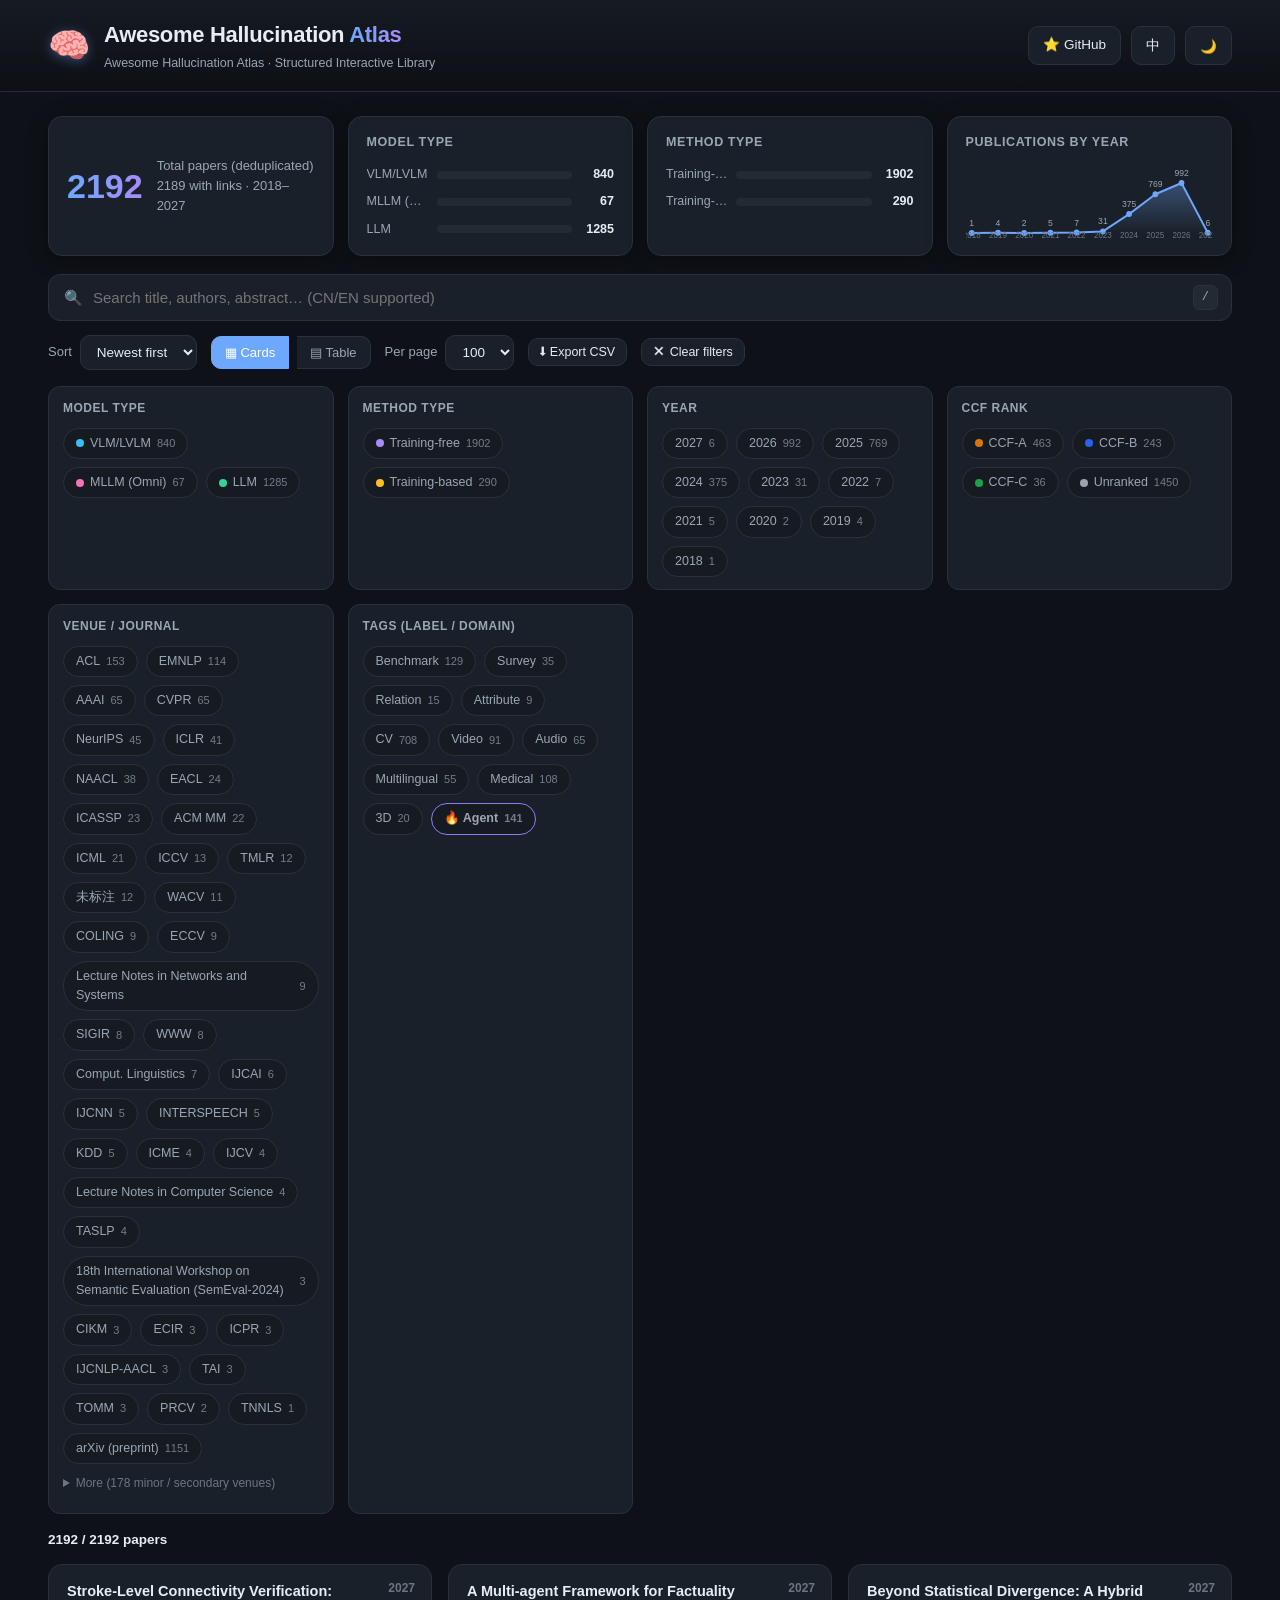
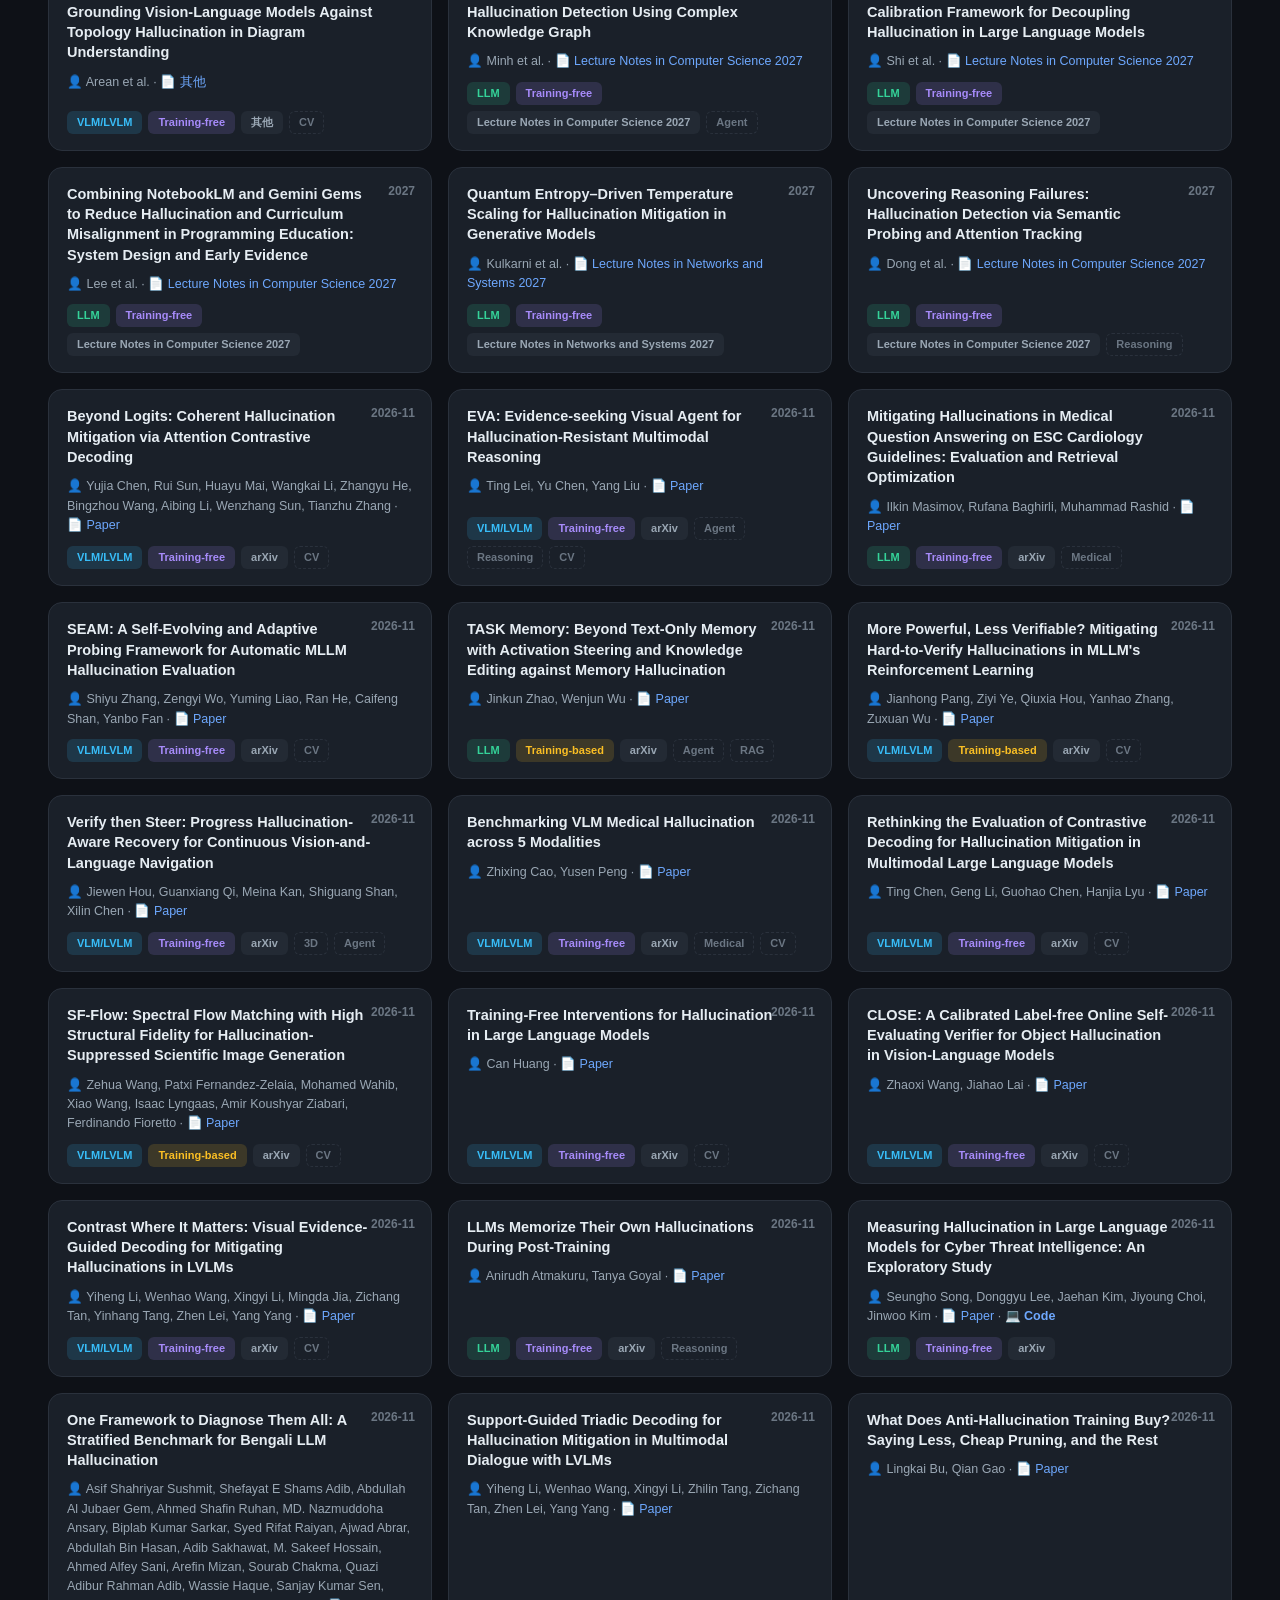
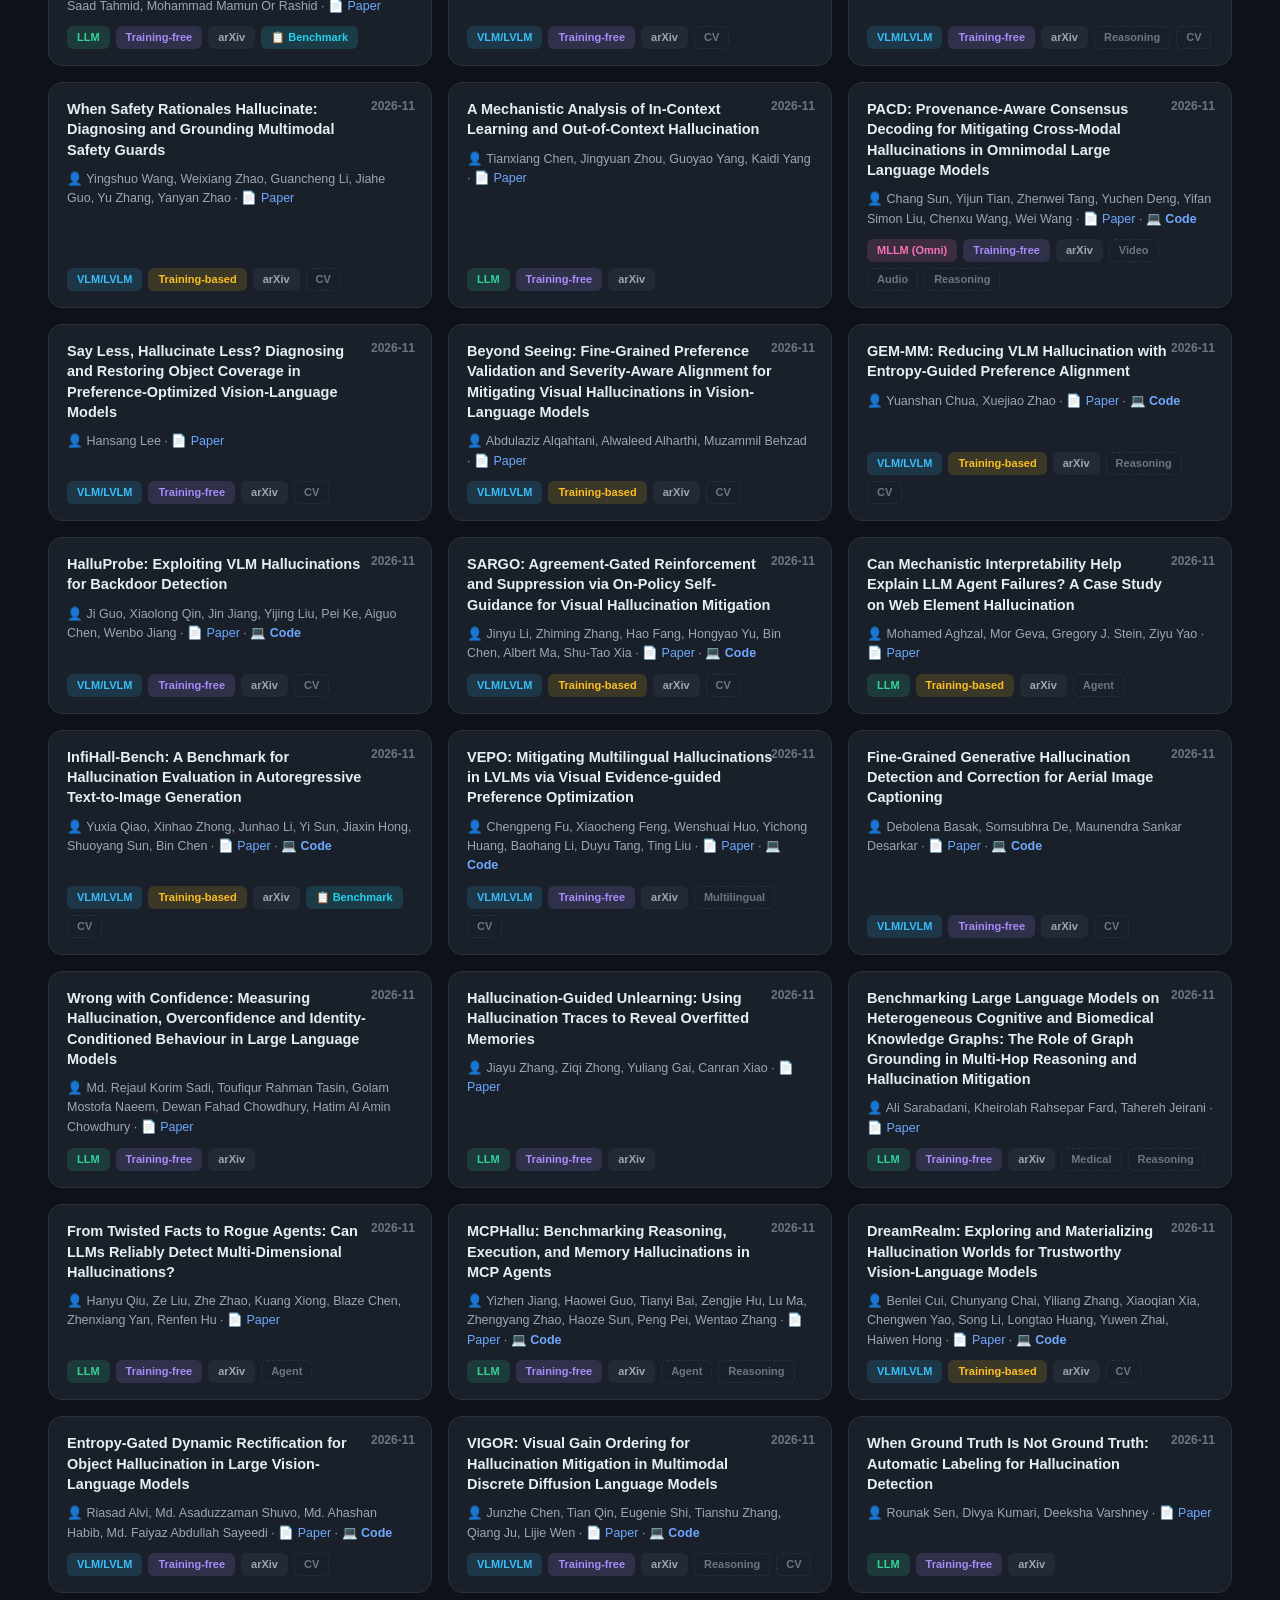
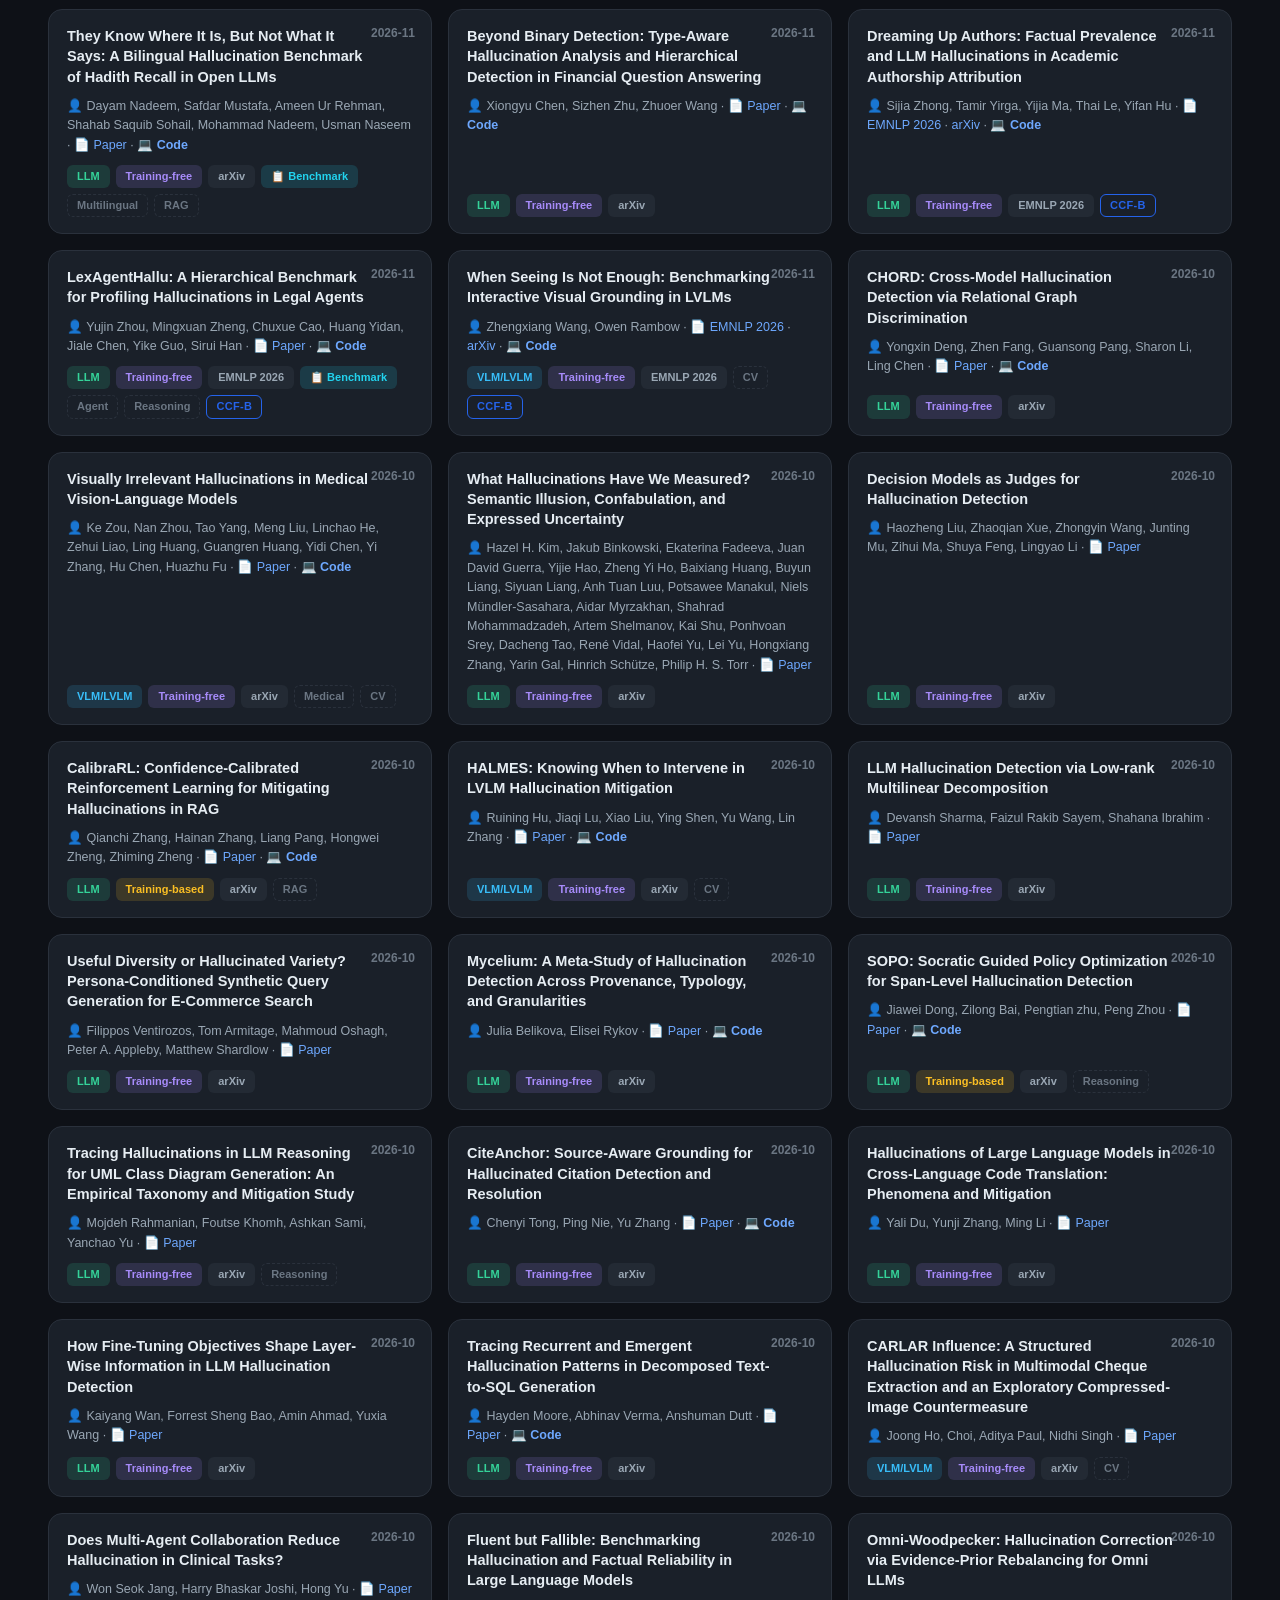
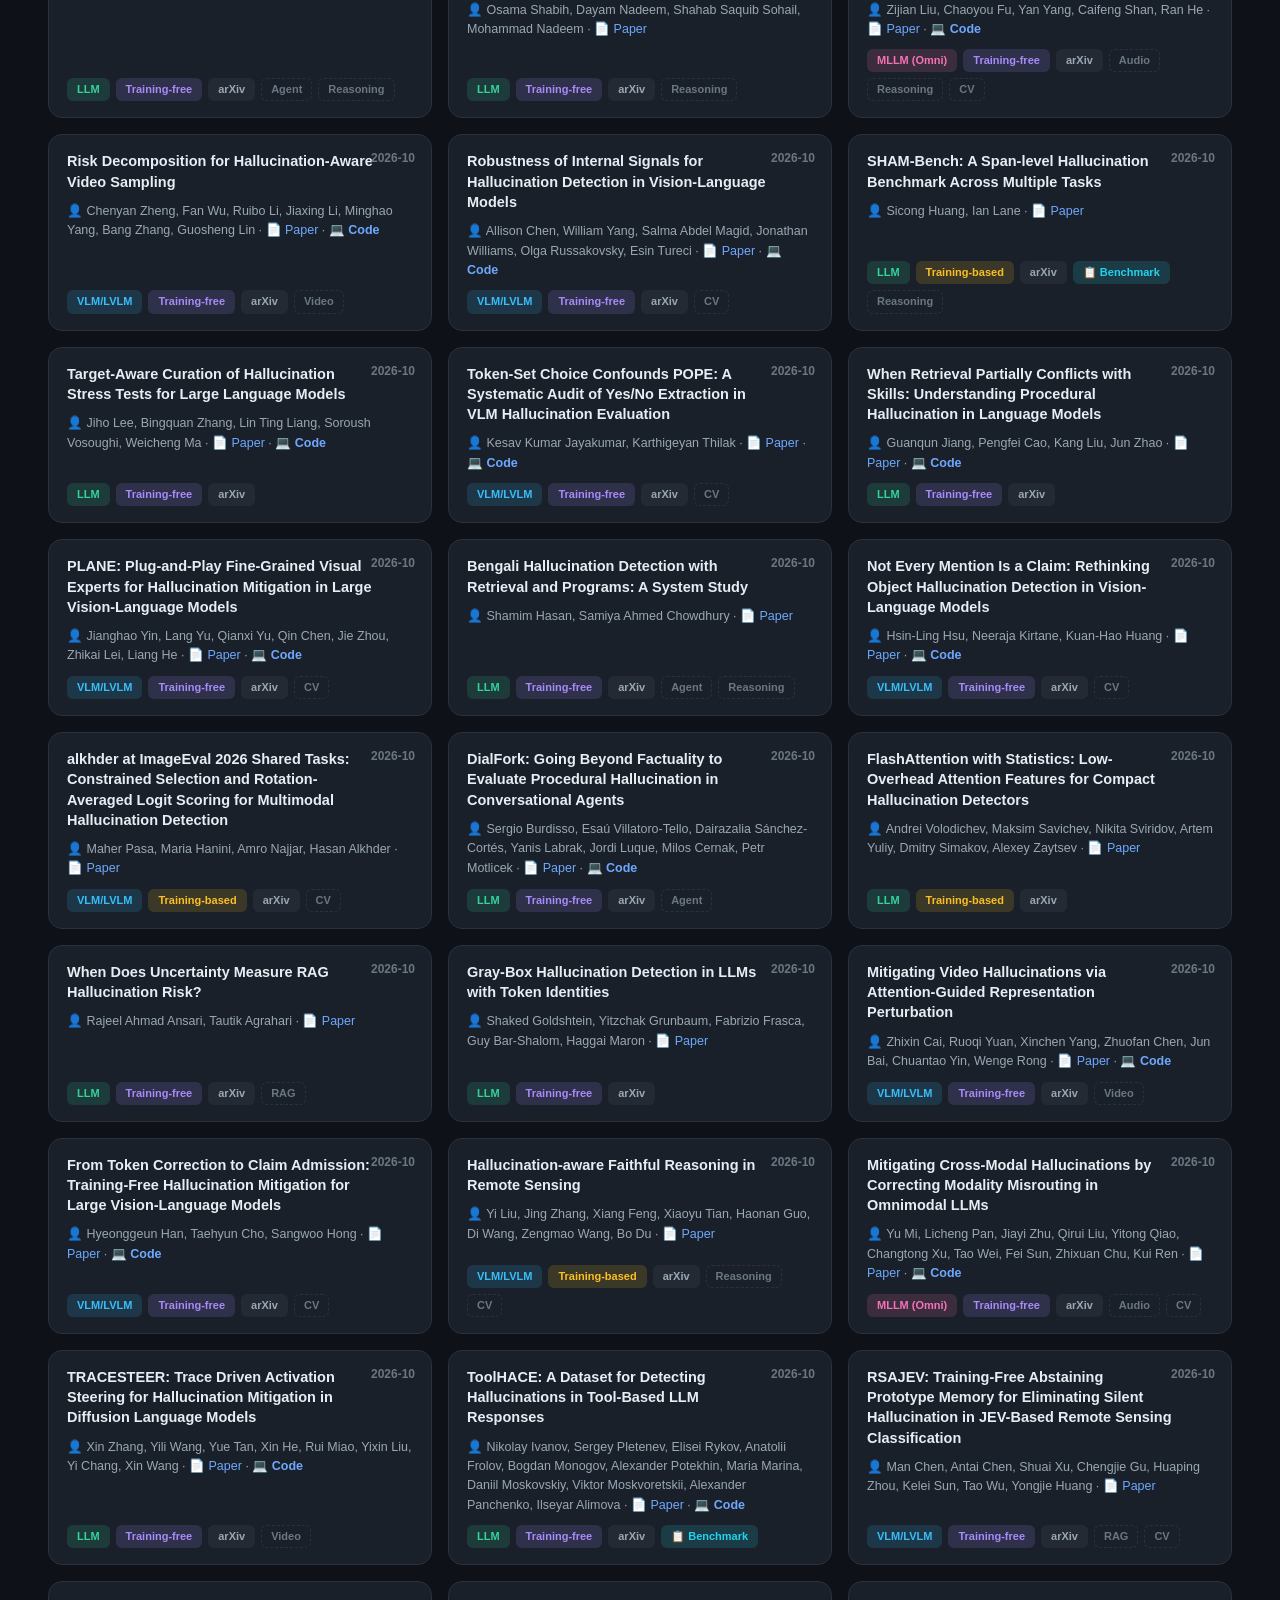
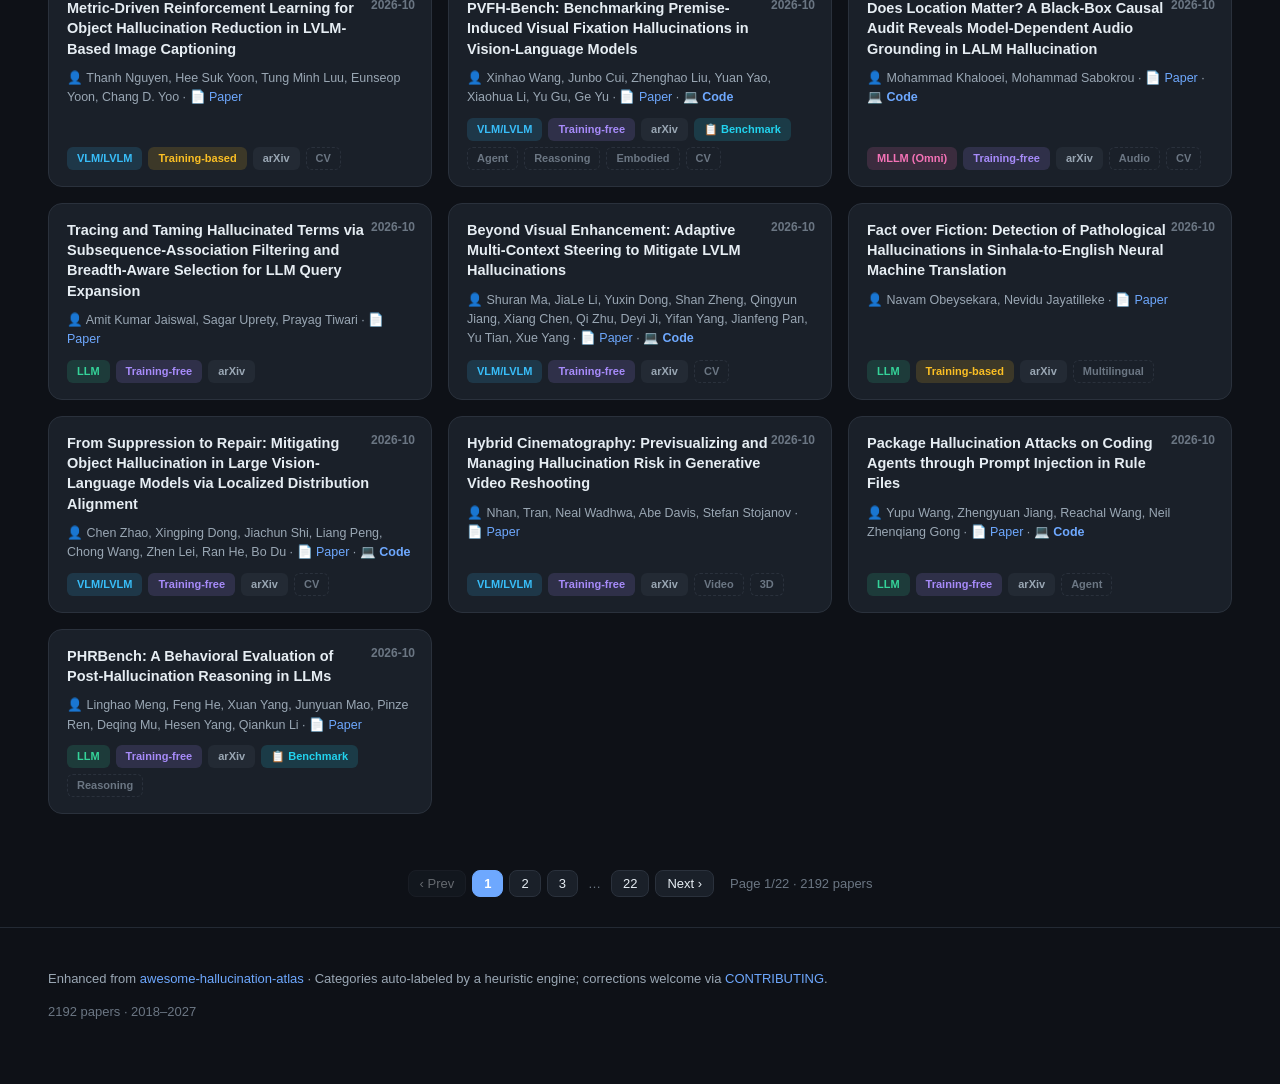
<file: index.html>
<!DOCTYPE html>
<html lang="zh-CN" data-theme="dark">
<head>
<meta charset="UTF-8" />
<meta name="viewport" content="width=device-width, initial-scale=1.0" />
<title>Awesome Hallucination Atlas · Interactive Paper Atlas</title>
<meta name="description" content="Awesome Hallucination Atlas — a structured, interactive atlas of hallucination research across LLM / VLM / MLLM: multi-dimensional filtering, full-text search, and year sorting." />
<link rel="icon" href="favicon.svg" type="image/svg+xml" />
<link rel="preconnect" href="https://fonts.googleapis.com" />
<link rel="preload" href="papers.lite.json" as="fetch" type="application/json" />
<link rel="stylesheet" href="style.css" />
</head>
<body>
<header class="topbar">
  <div class="brand">
    <span class="logo">🧠</span>
    <div>
      <h1>Awesome Hallucination <span class="accent">Atlas</span></h1>
      <p class="tagline" data-i18n="tagline">多模态大模型幻觉研究图谱 · 结构化可交互资源库</p>
    </div>
  </div>
  <div class="topbar-actions">
    <a class="ghost-btn" href="https://github.com/GuangtaoLyu/awesome-hallucination-atlas" target="_blank" rel="noopener" data-i18n="github">⭐ GitHub</a>
    <button id="langToggle" class="ghost-btn" title="切换语言 / Switch language">EN</button>
    <button id="themeToggle" class="ghost-btn" title="切换主题">🌙</button>
  </div>
</header>

<!-- ===== Stats overview ===== -->
<section class="stats" id="stats"></section>

<!-- ===== Controls ===== -->
<section class="controls">
  <div class="search-wrap">
    <span class="search-icon">🔍</span>
    <input id="search" type="search" placeholder="搜索标题、作者、摘要全文…（支持中英文）" autocomplete="off" />
    <kbd>/</kbd>
  </div>
  <div class="control-row">
    <div class="sort-wrap">
      <label data-i18n="sortLabel">排序</label>
      <select id="sort">
        <option value="new" data-i18n="sortNew">最新优先</option>
        <option value="old" data-i18n="sortOld">最早优先</option>
        <option value="title" data-i18n="sortTitle">标题 A→Z</option>
      </select>
    </div>
    <div class="view-wrap">
      <button class="seg active" data-view="card" data-i18n="viewCard">▦ 卡片</button>
      <button class="seg" data-view="table" data-i18n="viewTable">▤ 表格</button>
    </div>
    <div class="sort-wrap">
      <label data-i18n="pageSizeLabel">每页</label>
      <select id="pageSize">
        <option value="50">50</option>
        <option value="100" selected>100</option>
        <option value="200">200</option>
        <option value="500">500</option>
      </select>
    </div>
    <button id="exportBtn" class="ghost-btn small" data-i18n="exportCsv">⬇ 导出 CSV</button>
    <button id="resetBtn" class="ghost-btn small" data-i18n="reset">✕ 清除筛选</button>
  </div>

  <div class="facets" id="facets"></div>
</section>

<!-- ===== Results ===== -->
<section class="results-head">
  <span id="resultCount"></span>
  <span id="activeChips" class="active-chips"></span>
</section>

<main id="results" class="results card-view"></main>
<nav id="pager" class="pager" aria-label="分页导航"></nav>

<footer class="footer">
  <p data-i18n="footerDesc" data-i18n-html>数据基于 <a href="https://github.com/GuangtaoLyu/awesome-hallucination-atlas" target="_blank" rel="noopener">awesome-hallucination-atlas</a> 改造增强 · 分类由启发式引擎自动标注，欢迎通过 <a href="../CONTRIBUTING.md" target="_blank">CONTRIBUTING</a> 修正。</p>
  <p class="muted" id="footLine"></p>
</footer>

<script src="app.js"></script>
</body>
</html>
</file>
<file: style.css>
:root {
  --bg: #0e1117;
  --bg-soft: #161b22;
  --bg-card: #1a2029;
  --border: #2a313c;
  --border-soft: #232a34;
  --text: #e6edf3;
  --text-dim: #9aa7b4;
  --text-mute: #6b7683;
  --accent: #6ea8fe;
  --accent-2: #a78bfa;
  --radius: 14px;
  --shadow: 0 4px 20px rgba(0,0,0,.35);
  /* dimension colors */
  --c-mllm: #f472b6;
  --c-vlm: #38bdf8;
  --c-llm: #34d399;
  --c-tf: #a78bfa;
  --c-tb: #fbbf24;
  --c-eval: #22d3ee;
  --c-survey: #c084fc;
  --c-obj: #60a5fa;
  --c-attr: #fbbf24;
  --c-rel: #c084fc;
  --c-gen: #94a3b8;
}
[data-theme="light"] {
  --bg: #f6f8fb;
  --bg-soft: #ffffff;
  --bg-card: #ffffff;
  --border: #e3e8ef;
  --border-soft: #eef1f5;
  --text: #1a2029;
  --text-dim: #55606d;
  --text-mute: #8a94a1;
  --accent: #2563eb;
  --accent-2: #7c3aed;
  --c-survey: #9333ea;
  --shadow: 0 4px 18px rgba(30,50,90,.08);
}

* { box-sizing: border-box; }
html { scroll-behavior: smooth; }
body {
  margin: 0;
  font-family: -apple-system, BlinkMacSystemFont, "Segoe UI", "PingFang SC",
    "Microsoft YaHei", Roboto, Helvetica, Arial, sans-serif;
  background: var(--bg);
  color: var(--text);
  line-height: 1.55;
  -webkit-font-smoothing: antialiased;
}
a { color: var(--accent); text-decoration: none; }
a:hover { text-decoration: underline; }

/* ---------- Topbar ---------- */
.topbar {
  display: flex; align-items: center; justify-content: space-between;
  gap: 16px; padding: 18px clamp(16px, 4vw, 48px);
  background: linear-gradient(180deg, var(--bg-soft), transparent);
  border-bottom: 1px solid var(--border-soft);
  position: sticky; top: 0; z-index: 20;
  backdrop-filter: blur(10px);
  background-color: color-mix(in srgb, var(--bg) 82%, transparent);
}
.brand { display: flex; align-items: center; gap: 14px; }
.logo { font-size: 34px; filter: drop-shadow(0 2px 6px rgba(110,168,254,.4)); }
.topbar h1 { font-size: clamp(17px, 2.4vw, 22px); margin: 0; font-weight: 750; letter-spacing: -.3px; }
.topbar .accent { background: linear-gradient(90deg, var(--accent), var(--accent-2));
  -webkit-background-clip: text; background-clip: text; -webkit-text-fill-color: transparent; }
.tagline { margin: 2px 0 0; font-size: 12.5px; color: var(--text-dim); }
.topbar-actions { display: flex; gap: 10px; }
.ghost-btn {
  background: var(--bg-card); color: var(--text); border: 1px solid var(--border);
  padding: 8px 14px; border-radius: 10px; cursor: pointer; font-size: 13.5px;
  transition: .18s; font-weight: 500;
}
.ghost-btn:hover { border-color: var(--accent); color: var(--accent); text-decoration: none; }
.ghost-btn.small { padding: 6px 11px; font-size: 12.5px; }

/* ---------- Stats ---------- */
.stats {
  display: grid; grid-template-columns: repeat(auto-fit, minmax(220px, 1fr));
  gap: 14px; padding: 24px clamp(16px, 4vw, 48px) 6px;
}
.stat-card {
  background: var(--bg-card); border: 1px solid var(--border);
  border-radius: var(--radius); padding: 16px 18px; box-shadow: var(--shadow);
}
.stat-card.kpi { display: flex; align-items: center; gap: 14px; }
.kpi-num { font-size: 34px; font-weight: 800; line-height: 1;
  background: linear-gradient(90deg, var(--accent), var(--accent-2));
  -webkit-background-clip: text; background-clip: text; -webkit-text-fill-color: transparent; }
.kpi-label { font-size: 13px; color: var(--text-dim); }
.stat-card h3 { margin: 0 0 12px; font-size: 12.5px; color: var(--text-dim);
  text-transform: uppercase; letter-spacing: .6px; font-weight: 650; }
.mini-bars { display: flex; flex-direction: column; gap: 8px; }
.mini-row { display: grid; grid-template-columns: 62px 1fr 34px; align-items: center; gap: 8px;
  font-size: 12.5px; }
.mini-row .lbl { color: var(--text-dim); white-space: nowrap; overflow: hidden; text-overflow: ellipsis; }
.mini-track { height: 8px; background: var(--border-soft); border-radius: 6px; overflow: hidden; }
.mini-fill { height: 100%; border-radius: 6px; transition: width .6s cubic-bezier(.4,0,.2,1); }
.mini-row .val { text-align: right; color: var(--text); font-weight: 650; font-variant-numeric: tabular-nums; }

/* trend sparkline */
.trend svg { width: 100%; height: 74px; display: block; }

/* ---------- Controls ---------- */
.controls { padding: 12px clamp(16px, 4vw, 48px) 0; }
.search-wrap { position: relative; display: flex; align-items: center; }
.search-wrap .search-icon { position: absolute; left: 16px; font-size: 15px; opacity: .7; }
.search-wrap input {
  width: 100%; padding: 14px 46px 14px 44px; font-size: 15px;
  background: var(--bg-card); color: var(--text);
  border: 1px solid var(--border); border-radius: 12px; outline: none; transition: .18s;
}
.search-wrap input:focus { border-color: var(--accent); box-shadow: 0 0 0 3px color-mix(in srgb, var(--accent) 22%, transparent); }
.search-wrap kbd {
  position: absolute; right: 14px; background: var(--border-soft); color: var(--text-dim);
  padding: 2px 8px; border-radius: 6px; font-size: 12px; border: 1px solid var(--border);
}
.control-row { display: flex; align-items: center; gap: 14px; flex-wrap: wrap; margin: 14px 0 4px; }
.sort-wrap, .view-wrap { display: flex; align-items: center; gap: 8px; }
.sort-wrap label { font-size: 13px; color: var(--text-dim); }
.sort-wrap select {
  background: var(--bg-card); color: var(--text); border: 1px solid var(--border);
  padding: 8px 12px; border-radius: 10px; font-size: 13.5px; cursor: pointer;
}
.seg { background: var(--bg-card); color: var(--text-dim); border: 1px solid var(--border);
  padding: 8px 13px; cursor: pointer; font-size: 13px; transition: .15s; }
.seg:first-child { border-radius: 10px 0 0 10px; }
.seg:last-child { border-radius: 0 10px 10px 0; border-left: none; }
.seg.active { color: #fff; background: var(--accent); border-color: var(--accent); }
[data-theme="light"] .seg.active { color: #fff; }

/* ---------- Facets ---------- */
.facets { display: grid; grid-template-columns: repeat(auto-fit, minmax(260px, 1fr));
  gap: 14px; margin: 16px 0 8px; }
.facet-group {
  background: var(--bg-card); border: 1px solid var(--border);
  border-radius: 12px; padding: 12px 14px;
}
.facet-group h4 { margin: 0 0 10px; font-size: 12px; color: var(--text-dim);
  text-transform: uppercase; letter-spacing: .5px; }
.chips { display: flex; flex-wrap: wrap; gap: 8px; }
.chip {
  display: inline-flex; align-items: center; gap: 6px;
  background: var(--bg-soft); color: var(--text-dim);
  border: 1px solid var(--border); border-radius: 999px;
  padding: 5px 12px; font-size: 12.5px; cursor: pointer; transition: .15s; user-select: none;
}
.chip:hover { border-color: var(--accent); color: var(--text); }
.chip .cnt { font-size: 11px; opacity: .7; font-variant-numeric: tabular-nums; }
.chip .dot { width: 8px; height: 8px; border-radius: 50%; }
.chip.active { color: #fff; border-color: transparent; font-weight: 600; }
.chip.active .cnt { opacity: .85; }
.facet-more { margin-top: 8px; }
.facet-more summary {
  font-size: 12px; color: var(--text-mute); cursor: pointer; user-select: none;
  padding: 2px 0 8px;
}
.facet-more summary:hover { color: var(--accent); }

/* ---------- Results head ---------- */
.results-head { display: flex; align-items: center; gap: 12px; flex-wrap: wrap;
  padding: 8px clamp(16px, 4vw, 48px); font-size: 13.5px; color: var(--text-dim); }
#resultCount { font-weight: 650; color: var(--text); }
.active-chips { display: flex; gap: 6px; flex-wrap: wrap; }
.active-chips .ac {
  background: color-mix(in srgb, var(--accent) 18%, transparent);
  border: 1px solid color-mix(in srgb, var(--accent) 45%, transparent);
  color: var(--text); padding: 2px 9px; border-radius: 999px; font-size: 12px; cursor: pointer;
}

/* ---------- Results ---------- */
.results { padding: 6px clamp(16px, 4vw, 48px) 40px; }
.card-view { display: grid; grid-template-columns: repeat(auto-fill, minmax(340px, 1fr)); gap: 16px; }
.paper {
  background: var(--bg-card); border: 1px solid var(--border);
  border-radius: var(--radius); padding: 16px 18px; display: flex; flex-direction: column;
  gap: 10px; transition: .18s; position: relative; overflow: hidden;
}
.paper::before { content: ""; position: absolute; left: 0; top: 0; bottom: 0; width: 3px;
  background: linear-gradient(180deg, var(--accent), var(--accent-2)); opacity: 0; transition: .18s; }
.paper:hover { transform: translateY(-3px); border-color: color-mix(in srgb, var(--accent) 50%, var(--border)); box-shadow: var(--shadow); }
.paper:hover::before { opacity: 1; }
.paper .yr { position: absolute; top: 14px; right: 16px; font-size: 12px; color: var(--text-mute);
  font-weight: 700; font-variant-numeric: tabular-nums; }
.paper .p-title { font-size: 14.5px; font-weight: 650; line-height: 1.4; margin: 0; padding-right: 40px; }
.paper .p-title a { color: var(--text); }
.paper .p-title a:hover { color: var(--accent); }
.paper .p-meta { font-size: 12.5px; color: var(--text-dim); }
.code-link { font-weight: 600; }
.p-abs summary { font-size: 12px; color: var(--accent); cursor: pointer; user-select: none; }
.p-abs p { font-size: 12.3px; color: var(--text-dim); margin: 8px 0 0; line-height: 1.6;
  max-height: 220px; overflow-y: auto; padding-right: 4px; }
.p-badges { display: flex; flex-wrap: wrap; gap: 6px; margin-top: auto; }
.badge { font-size: 11px; padding: 2px 9px; border-radius: 6px; font-weight: 600;
  border: 1px solid transparent; }
.b-mllm { color: var(--c-mllm); background: color-mix(in srgb, var(--c-mllm) 15%, transparent); }
.b-vlm  { color: var(--c-vlm);  background: color-mix(in srgb, var(--c-vlm) 15%, transparent); }
.b-llm  { color: var(--c-llm);  background: color-mix(in srgb, var(--c-llm) 15%, transparent); }
.b-tf   { color: var(--c-tf);   background: color-mix(in srgb, var(--c-tf) 15%, transparent); }
.b-tb   { color: var(--c-tb);   background: color-mix(in srgb, var(--c-tb) 15%, transparent); }
.b-eval { color: var(--c-eval); background: color-mix(in srgb, var(--c-eval) 15%, transparent); }
.b-survey { color: var(--c-survey); background: color-mix(in srgb, var(--c-survey) 15%, transparent); }
.b-venue { color: var(--text-dim); background: var(--border-soft); }
a.badge { text-decoration: none; }
a.b-venue:hover { color: var(--accent); }
.b-tag { color: var(--text-mute); background: transparent; border: 1px dashed var(--border); }
.b-ccf { background: transparent; border: 1px solid currentColor; font-weight: 700; letter-spacing: .3px; }
.ccf-mini { font-size: 11px; font-weight: 700; }

/* ---------- Table view ---------- */
.table-view { display: block; overflow-x: auto; }
.table-view table { width: 100%; border-collapse: collapse; font-size: 13px; }
.table-view th, .table-view td { padding: 10px 12px; text-align: left; border-bottom: 1px solid var(--border-soft); vertical-align: top; }
.table-view th { position: sticky; top: 68px; background: var(--bg-soft); color: var(--text-dim);
  font-size: 12px; text-transform: uppercase; letter-spacing: .4px; z-index: 5; }
.table-view tr:hover td { background: var(--bg-soft); }
.table-view .t-title { font-weight: 600; max-width: 420px; }

/* ---------- Pager ---------- */
.pager { display: flex; align-items: center; gap: 6px; flex-wrap: wrap; justify-content: center;
  padding: 16px clamp(16px, 4vw, 48px) 30px; font-size: 13px; }
.pager .pg { background: var(--bg-card); border: 1px solid var(--border); color: var(--text);
  padding: 5px 11px; border-radius: 8px; cursor: pointer; font-size: 13px; transition: .15s; }
.pager .pg:hover:not(.disabled):not(.active) { border-color: var(--accent); color: var(--accent); }
.pager .pg.active { background: var(--accent); color: #fff; border-color: var(--accent); font-weight: 600; }
.pager .pg.disabled { opacity: .4; cursor: not-allowed; }
.pager .pg-ellipsis { color: var(--text-mute); padding: 0 4px; user-select: none; }
.pager .pg-info { margin-left: 10px; color: var(--text-mute); font-variant-numeric: tabular-nums; white-space: nowrap; }

.empty { text-align: center; padding: 60px 20px; color: var(--text-mute); }
.empty .big { font-size: 44px; margin-bottom: 10px; }

/* ---------- Footer ---------- */
.footer { padding: 28px clamp(16px, 4vw, 48px) 48px; border-top: 1px solid var(--border-soft);
  color: var(--text-dim); font-size: 13px; }
.footer .muted { color: var(--text-mute); }

@media (max-width: 640px) {
  .card-view { grid-template-columns: 1fr; }
  .search-wrap kbd { display: none; }
  .tagline { display: none; }
}
</file>
